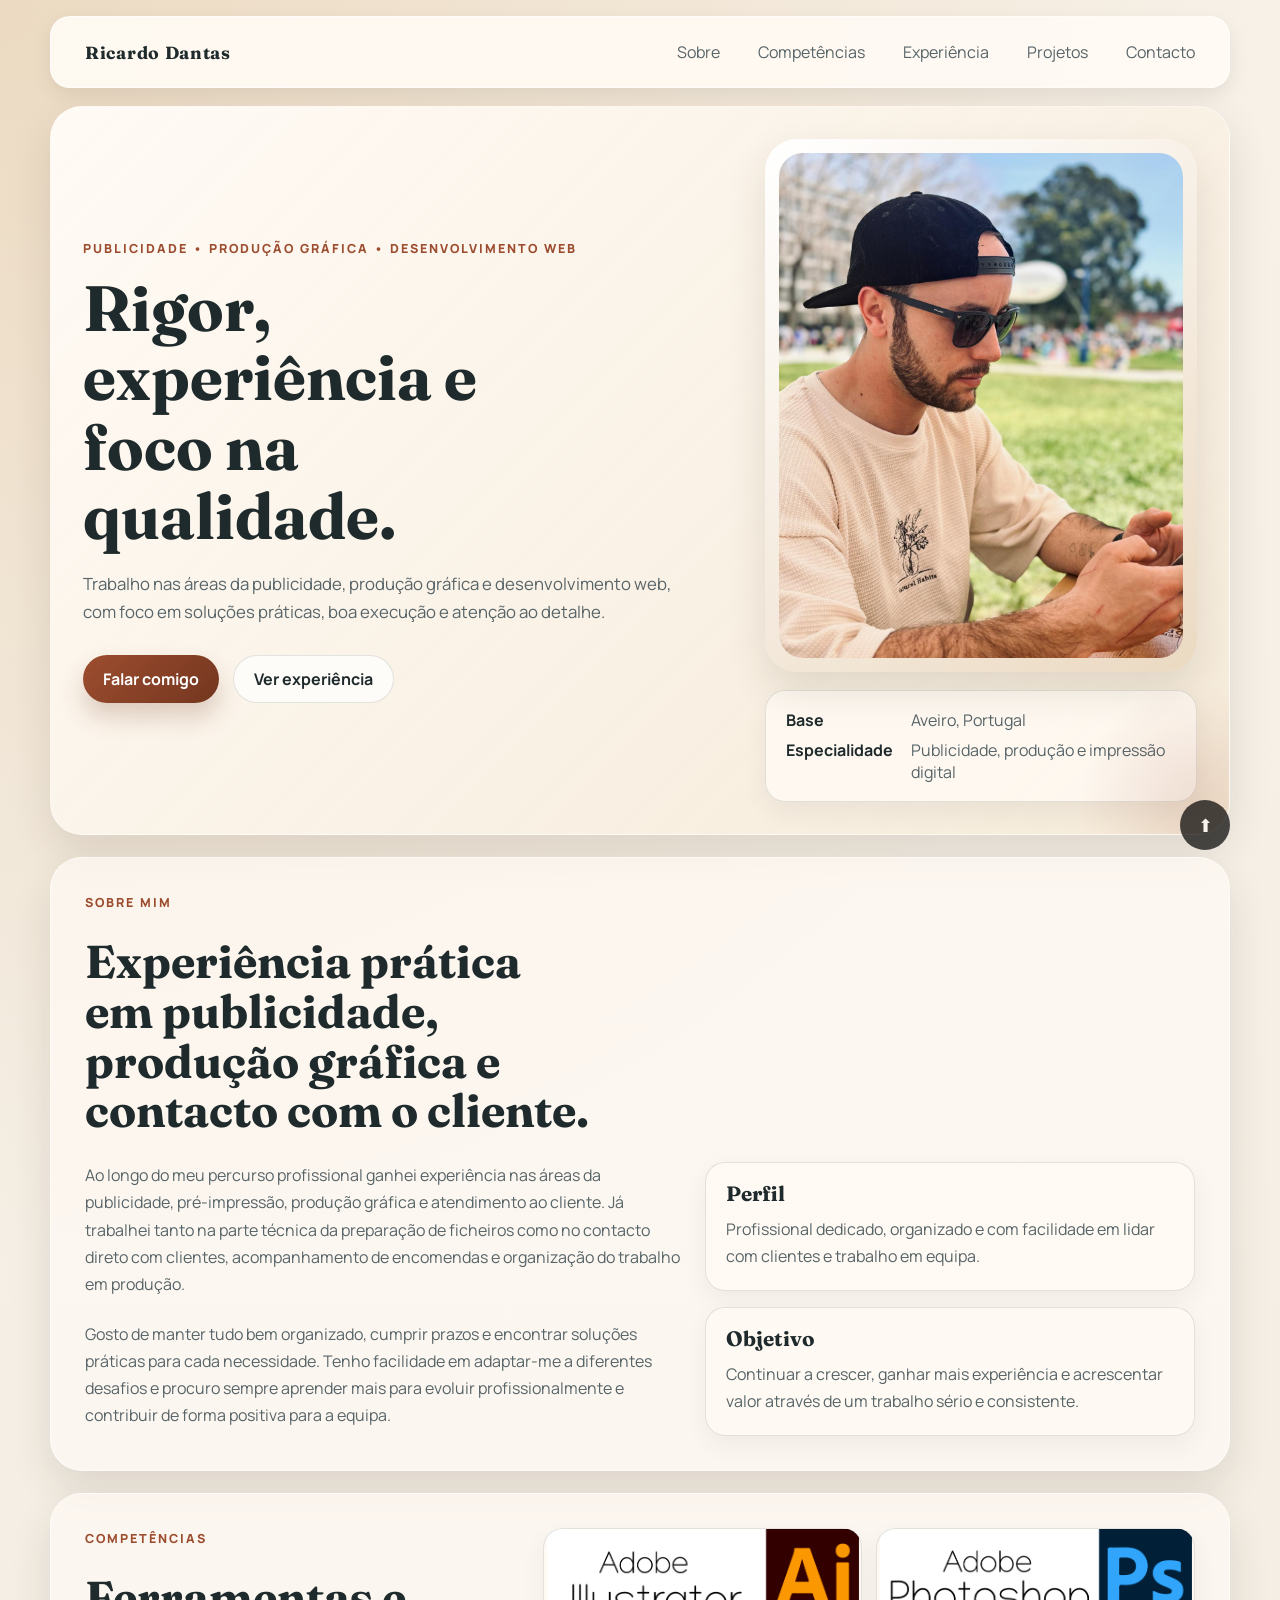
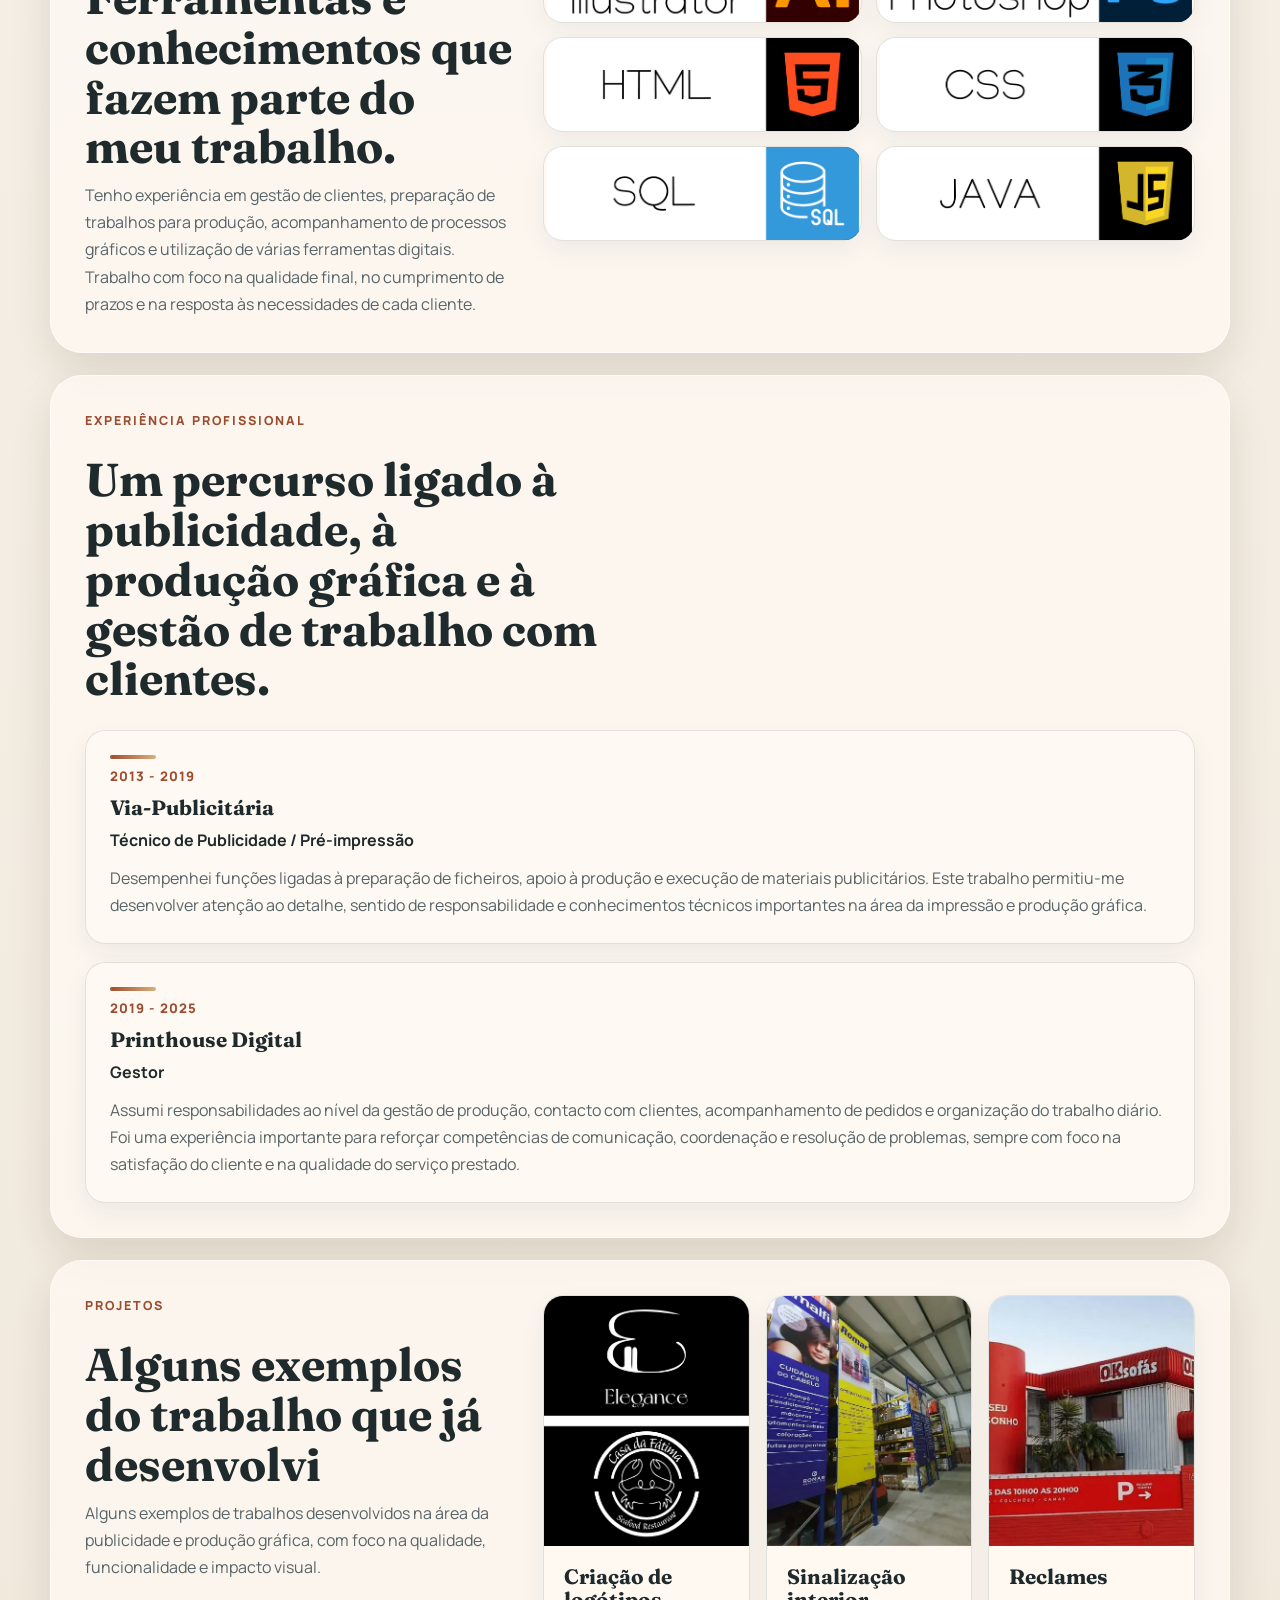
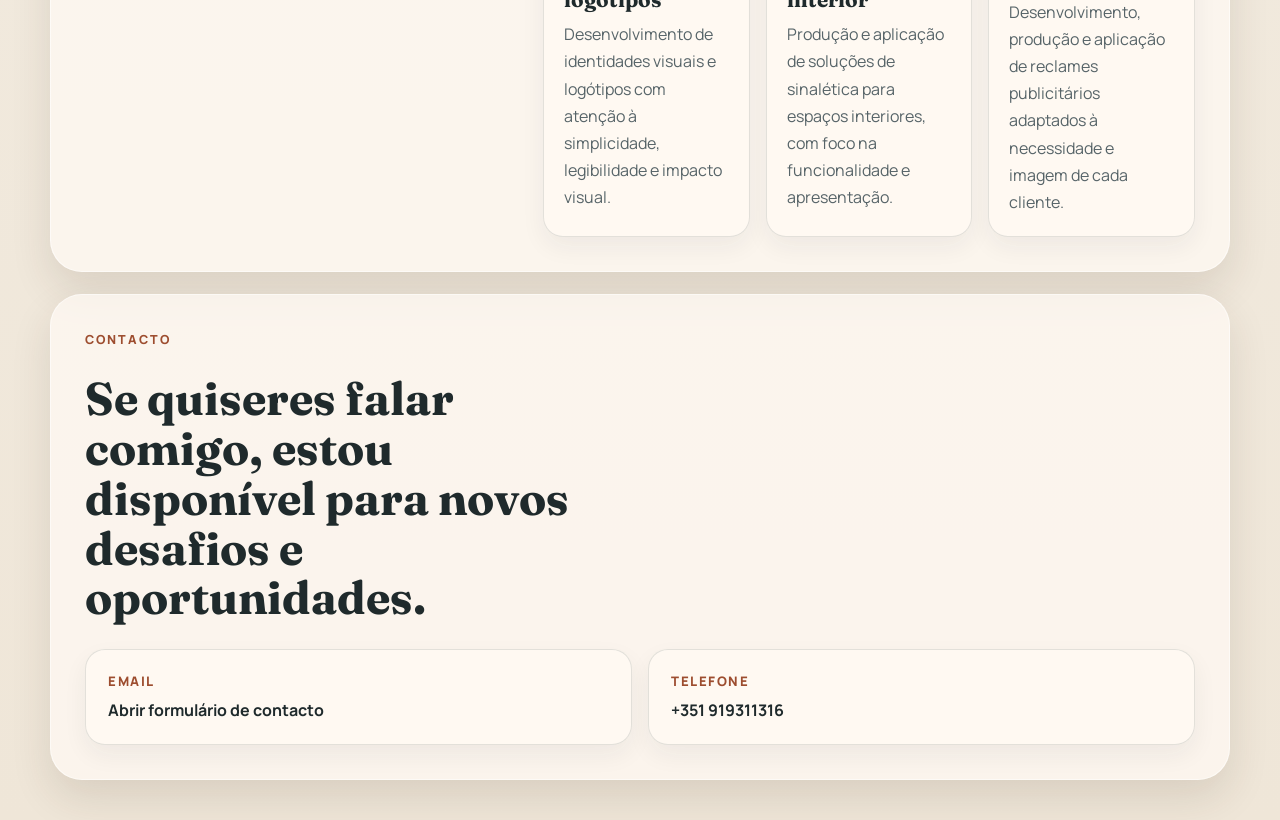
<file: code/index.html>
<!DOCTYPE html>
<html lang="pt">
<head>
    <!-- Meta básica -->
    <meta charset="UTF-8">
    <meta name="viewport" content="width=device-width, initial-scale=1.0">
    <meta name="description" content="Portefólio pessoal de Ricardo Dantas">
    <title>Ricardo Dantas | Portefólio</title>

    <!-- Fontes -->
    <link rel="preconnect" href="https://fonts.googleapis.com">
    <link rel="preconnect" href="https://fonts.gstatic.com" crossorigin>
    <link href="https://fonts.googleapis.com/css2?family=Fraunces:wght@500;600;700&family=Manrope:wght@400;500;700;800&display=swap" rel="stylesheet">
    <link rel="stylesheet" href="principal.css">

    <!-- Favicon -->
    <link rel="icon" href="Favicon/favicon-32x32.png" type="image/png">
</head>

<body>
    <!-- Botão topo -->
    <a href="#inicio" class="botao-topo">⬆</a>

    <div class="pagina">

        <!-- Menu -->
        <nav class="menu">
            <a href="#inicio" class="logo">Ricardo Dantas</a>

            <!-- Links -->
            <div class="menu-links">
                <a href="#sobre">Sobre</a>
                <a href="#competencias">Competências</a>
                <a href="#experiencia">Experiência</a>
                <a href="#projetos">Projetos</a>
                <a href="contactos.html">Contacto</a>
            </div>
        </nav>

       
        <header class="topo">
            
            <section id="inicio" class="hero">
                
                <!-- Texto principal -->
                <div class="hero-texto">
                    <p class="rotulo">Publicidade • Produção gráfica • Desenvolvimento Web</p>
                    
                    <h1>Rigor, experiência e foco na qualidade.</h1>
                    
                    <p class="descricao-hero">
                       Trabalho nas áreas da publicidade, produção gráfica e desenvolvimento web,
                     com foco em soluções práticas, boa execução e atenção ao detalhe.
                    </p>

                    <!-- Botões -->
                    <div class="hero-botoes">
                        <a href="contactos.html" class="botao botao-falar">Falar comigo</a>
                        <a href="#experiencia" class="botao botao-experiencia">Ver experiência</a>
                    </div>
                </div>

                <!-- Imagem + info -->
                <div class="hero-lado">
                    <div class="foto-principal">
                        <img src="Imagens/eu1.jpeg" alt="Fotografia de Ricardo Dantas">
                    </div>

                    <div class="cartao-info">
                        <strong>Base</strong>
                        <span>Aveiro, Portugal</span>
                        <strong>Especialidade</strong>
                        <span>Publicidade, produção e impressão digital</span>
                    </div>
                </div>
            </section>
        </header>

        <!-- Conteúdo -->
        <main>

            <!-- Sobre -->
            <section id="sobre" class="secao">
                <div class="cabecalho-secao">
                    <p class="rotulo">Sobre mim</p>
                    <h2>Experiência prática em publicidade, produção gráfica e contacto com o cliente.</h2>
                </div>

                <div class="grelha-sobre">
                    <!-- Texto -->
                    <div class="texto-sobre">
                        <p>
                            Ao longo do meu percurso profissional ganhei experiência nas áreas da publicidade,
                            pré-impressão, produção gráfica e atendimento ao cliente. Já trabalhei tanto na
                            parte técnica da preparação de ficheiros como no contacto direto com clientes,
                            acompanhamento de encomendas e organização do trabalho em produção.
                        </p>
                        <p>
                            Gosto de manter tudo bem organizado, cumprir prazos e encontrar soluções práticas
                            para cada necessidade. Tenho facilidade em adaptar-me a diferentes desafios e procuro
                            sempre aprender mais para evoluir profissionalmente e contribuir de forma positiva
                            para a equipa.
                        </p>
                    </div>

                    <!-- Cartões -->
                    <div class="grelha-mini-cartoes">
                        <article class="mini-cartao">
                            <h3>Perfil</h3>
                            <p>Profissional dedicado, organizado e com facilidade em lidar com clientes e trabalho em equipa.</p>
                        </article>

                        <article class="mini-cartao">
                            <h3>Objetivo</h3>
                            <p>Continuar a crescer, ganhar mais experiência e acrescentar valor através de um trabalho sério e consistente.</p>
                        </article>
                    </div>
                </div>
            </section>

            <!-- Competências -->
            <section id="competencias" class="secao">
                <div class="bloco-lateral">
                    <!-- Texto -->
                    <div class="cabecalho-secao lateral">
                        <p class="rotulo">Competências</p>
                        <h2>Ferramentas e conhecimentos que fazem parte do meu trabalho.</h2>
                        <p>
                            Tenho experiência em gestão de clientes, preparação de trabalhos para produção,
                            acompanhamento de processos gráficos e utilização de várias ferramentas digitais.
                            Trabalho com foco na qualidade final, no cumprimento de prazos e na resposta às
                            necessidades de cada cliente.
                        </p>
                    </div>

                    <!-- Lista -->
                    <div class="grelha-competencias">
                        <div class="cartao-competencia illustrator"><span></span></div>
                        <div class="cartao-competencia photoshop"><span></span></div>
                        <div class="cartao-competencia html"><span></span></div>
                        <div class="cartao-competencia css"><span></span></div>
                        <div class="cartao-competencia sql"><span></span></div>
                        <div class="cartao-competencia java"><span></span></div>
                    </div>
                </div>
            </section>

            <!-- Experiência -->
            <section id="experiencia" class="secao">
                <div class="cabecalho-secao">
                    <p class="rotulo">Experiência profissional</p>
                    <h2>Um percurso ligado à publicidade, à produção gráfica e à gestão de trabalho com clientes.</h2>
                </div>

                <!-- Cartões -->
                <div class="grelha-experiencia">
                    <article class="cartao-experiencia">
                        <span class="periodo">2013 - 2019</span>
                        <h3>Via-Publicitária</h3>
                        <p class="cargo">Técnico de Publicidade / Pré-impressão</p>
                        <p>
                            Desempenhei funções ligadas à preparação de ficheiros, apoio à produção e execução
                            de materiais publicitários. Este trabalho permitiu-me desenvolver atenção ao detalhe,
                            sentido de responsabilidade e conhecimentos técnicos importantes na área da impressão
                            e produção gráfica.
                        </p>
                    </article>

                    <article class="cartao-experiencia">
                        <span class="periodo">2019 - 2025</span>
                        <h3>Printhouse Digital</h3>
                        <p class="cargo">Gestor</p>
                        <p>
                            Assumi responsabilidades ao nível da gestão de produção, contacto com clientes,
                            acompanhamento de pedidos e organização do trabalho diário. Foi uma experiência
                            importante para reforçar competências de comunicação, coordenação e resolução de
                            problemas, sempre com foco na satisfação do cliente e na qualidade do serviço prestado.
                        </p>
                    </article>
                </div>
            </section>

            <!-- Projetos -->
            <section id="projetos" class="secao">
                <div class="bloco-lateral">
                    <!-- Texto -->
                    <div class="cabecalho-secao lateral texto-projetos">
                        <p class="rotulo">Projetos</p>
                        <h2>Alguns exemplos do trabalho que já desenvolvi</h2>
                        <p>
                            Alguns exemplos de trabalhos desenvolvidos na área da publicidade e produção gráfica, com foco na qualidade, funcionalidade e impacto visual.
                        </p>
                    </div>

                    <!-- Lista -->
                    <div class="grelha-projetos">
                        <article class="cartao-projeto-elegance">
                            <img src="Imagens/logos.png" alt="Projeto de criação de logótipos">
                            <div class="texto-projeto">
                                <h3>Criação de logótipos</h3>
                                <p>Desenvolvimento de identidades visuais e logótipos com atenção à simplicidade, legibilidade e impacto visual.</p>
                            </div>
                        </article>

                        <article class="cartao-projeto">
                            <img src="Imagens/sinaletica_interior.png" alt="Projeto de sinalização interior">
                            <div class="texto-projeto">
                                <h3>Sinalização interior</h3>
                                <p>Produção e aplicação de soluções de sinalética para espaços interiores, com foco na funcionalidade e apresentação.</p>
                            </div>
                        </article>

                        <article class="cartao-projeto">
                            <img src="Imagens/reclames.png" alt="Projeto de reclames">
                            <div class="texto-projeto">
                                <h3>Reclames</h3>
                                <p>Desenvolvimento, produção e aplicação de reclames publicitários adaptados à necessidade e imagem de cada cliente.</p>
                            </div>
                        </article>
                    </div>
                </div>
            </section>

            <!-- Contacto -->
            <section id="contacto" class="secao">
                <div class="cabecalho-secao">
                    <p class="rotulo">Contacto</p>
                    <h2>Se quiseres falar comigo, estou disponível para novos desafios e oportunidades.</h2>
                </div>

                <!-- Opções -->
                <div class="grelha-contacto">
                    <a href="contactos.html" class="cartao-contacto">
                        <span>Email</span>
                        <strong>Abrir formulário de contacto</strong>
                    </a>

                    <a href="contactos.html" class="cartao-contacto">
                        <span>Telefone</span>
                        <strong>+351 919311316</strong>
                    </a>
                </div>
            </section>
        </main>
    </div>
</body>
</html>
</file>
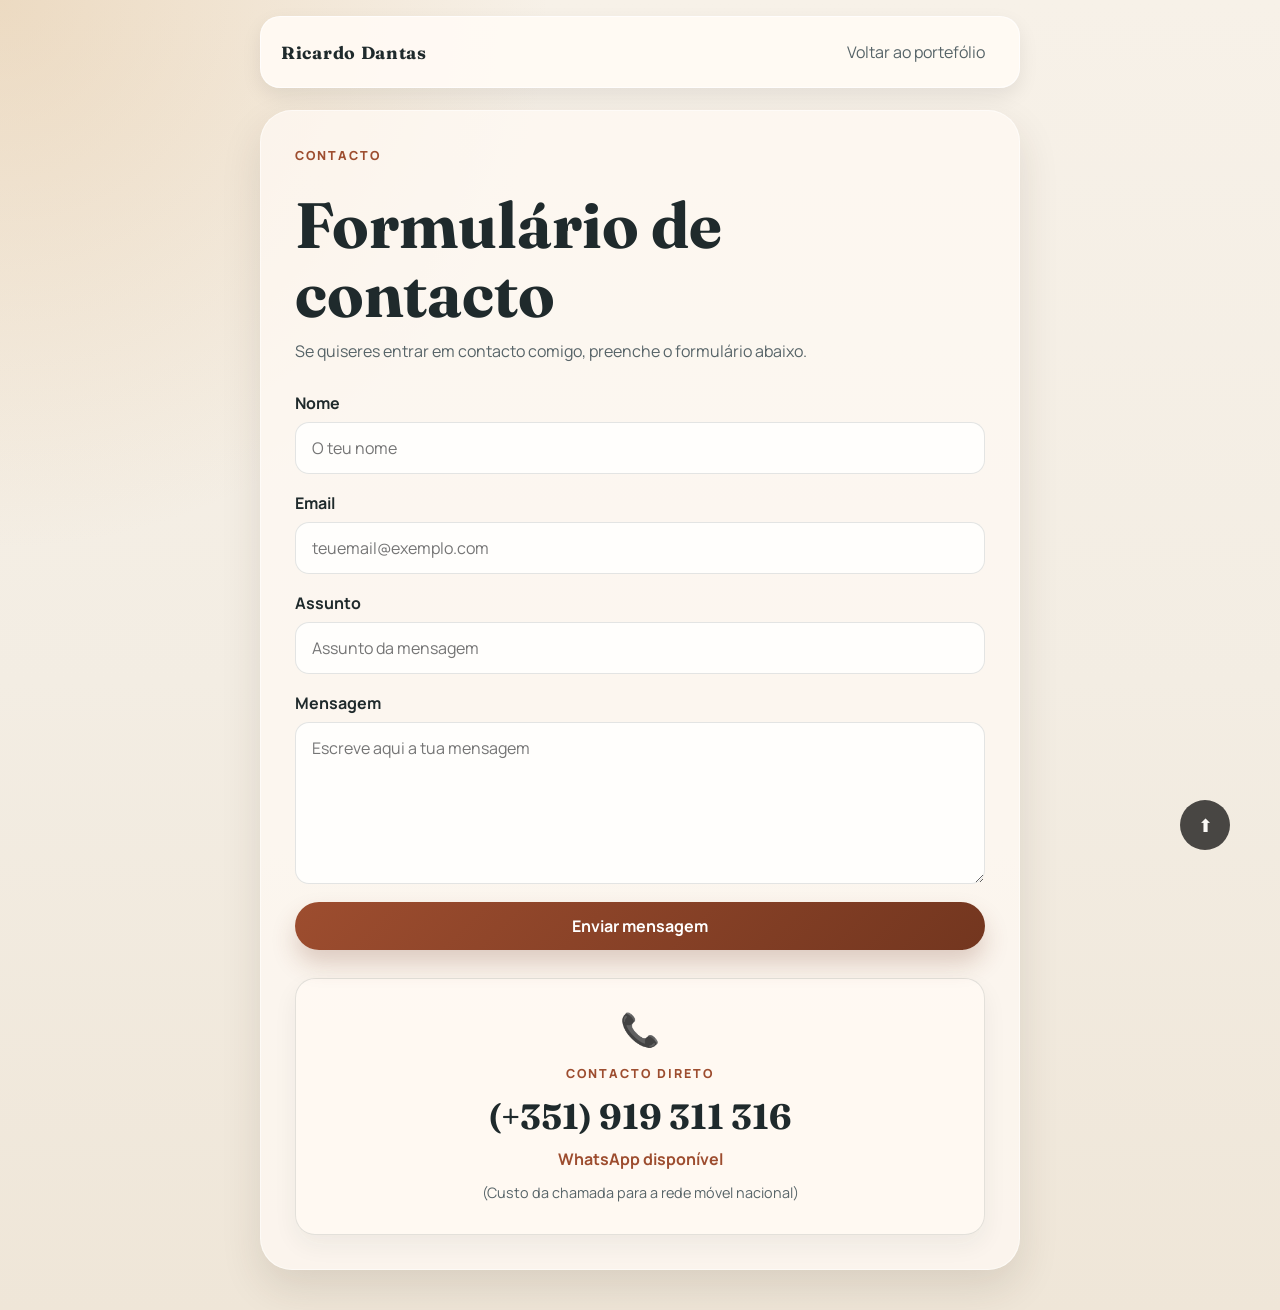
<file: code/contactos.html>
<!DOCTYPE html>
<html lang="pt">
<head>
    <meta charset="UTF-8">
    <meta name="viewport" content="width=device-width, initial-scale=1.0">
    <meta name="description" content="Página de contacto de Ricardo Dantas">
    <title>Contacto | Ricardo Dantas</title>
    <link rel="preconnect" href="https://fonts.googleapis.com">
    <link rel="preconnect" href="https://fonts.gstatic.com" crossorigin>
    <link href="https://fonts.googleapis.com/css2?family=Fraunces:wght@500;600;700&family=Manrope:wght@400;500;700;800&display=swap" rel="stylesheet">
    <link rel="stylesheet" href="contactos.css">
    <link rel="icon" href="Favicon/favicon-32x32.png" type="image/png">
</head>
<body id="topo">
    <a href="#topo" class="botao-topo" aria-label="Voltar ao topo">⬆</a>

    <div class="pagina pagina-contacto">
        <nav class="menu">
            <a href="principal.html" class="logo">Ricardo Dantas</a>

            <div class="menu-links">
                <a href="principal.html">Voltar ao portefólio</a>
            </div>
        </nav>

        <main>
            <section class="secao secao-formulario">
                <div class="cabecalho-secao">
                    <p class="rotulo">Contacto</p>
                    <h1>Formulário de contacto</h1>
                    <p>
                        Se quiseres entrar em contacto comigo, preenche o formulário abaixo.
                    </p>
                </div>

                <form class="formulario-contacto">
                    <div class="grupo-formulario">
                        <label for="nome">Nome</label>
                        <input type="text" id="nome" name="nome" placeholder="O teu nome" required>
                    </div>

                    <div class="grupo-formulario">
                        <label for="email">Email</label>
                        <input type="email" id="email" name="email" placeholder="teuemail@exemplo.com" required>
                    </div>

                    <div class="grupo-formulario">
                        <label for="assunto">Assunto</label>
                        <input type="text" id="assunto" name="assunto" placeholder="Assunto da mensagem" required>
                    </div>

                    <div class="grupo-formulario">
                        <label for="mensagem">Mensagem</label>
                        <textarea id="mensagem" name="mensagem" rows="6" placeholder="Escreve aqui a tua mensagem" required></textarea>
                    </div>

                    <button type="submit" class="botao-principal">Enviar mensagem</button>
                </form>

                <div class="cartao-telefone">
                    <div class="icone-telefone">📞</div>
                    <p class="rotulo">Contacto direto</p>
                    <h2>(+351) 919 311 316</h2>
                    <p class="texto-whatsapp">WhatsApp disponível</p>
                    <p class="nota-telefone">(Custo da chamada para a rede móvel nacional)</p>
                </div>
                
            </section>
        </main>

         

    </div>

</body>
</html>
</file>
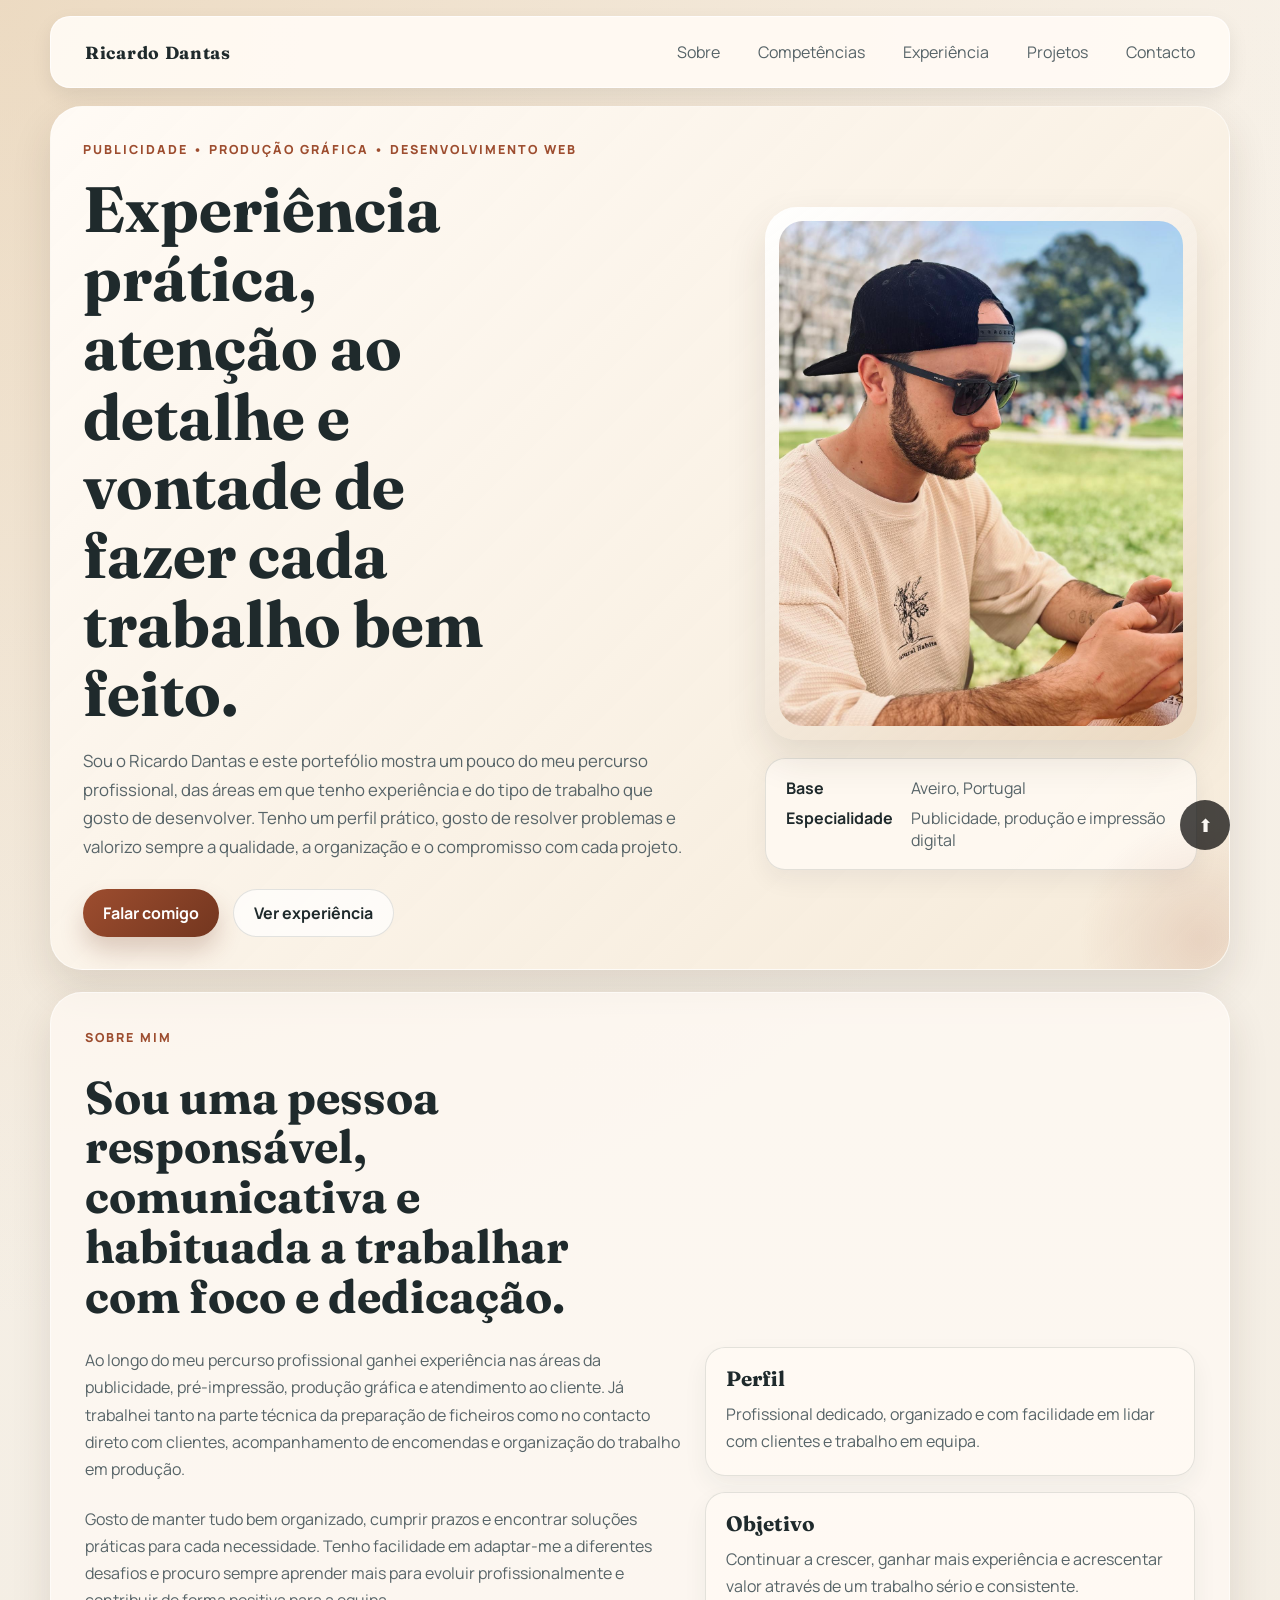
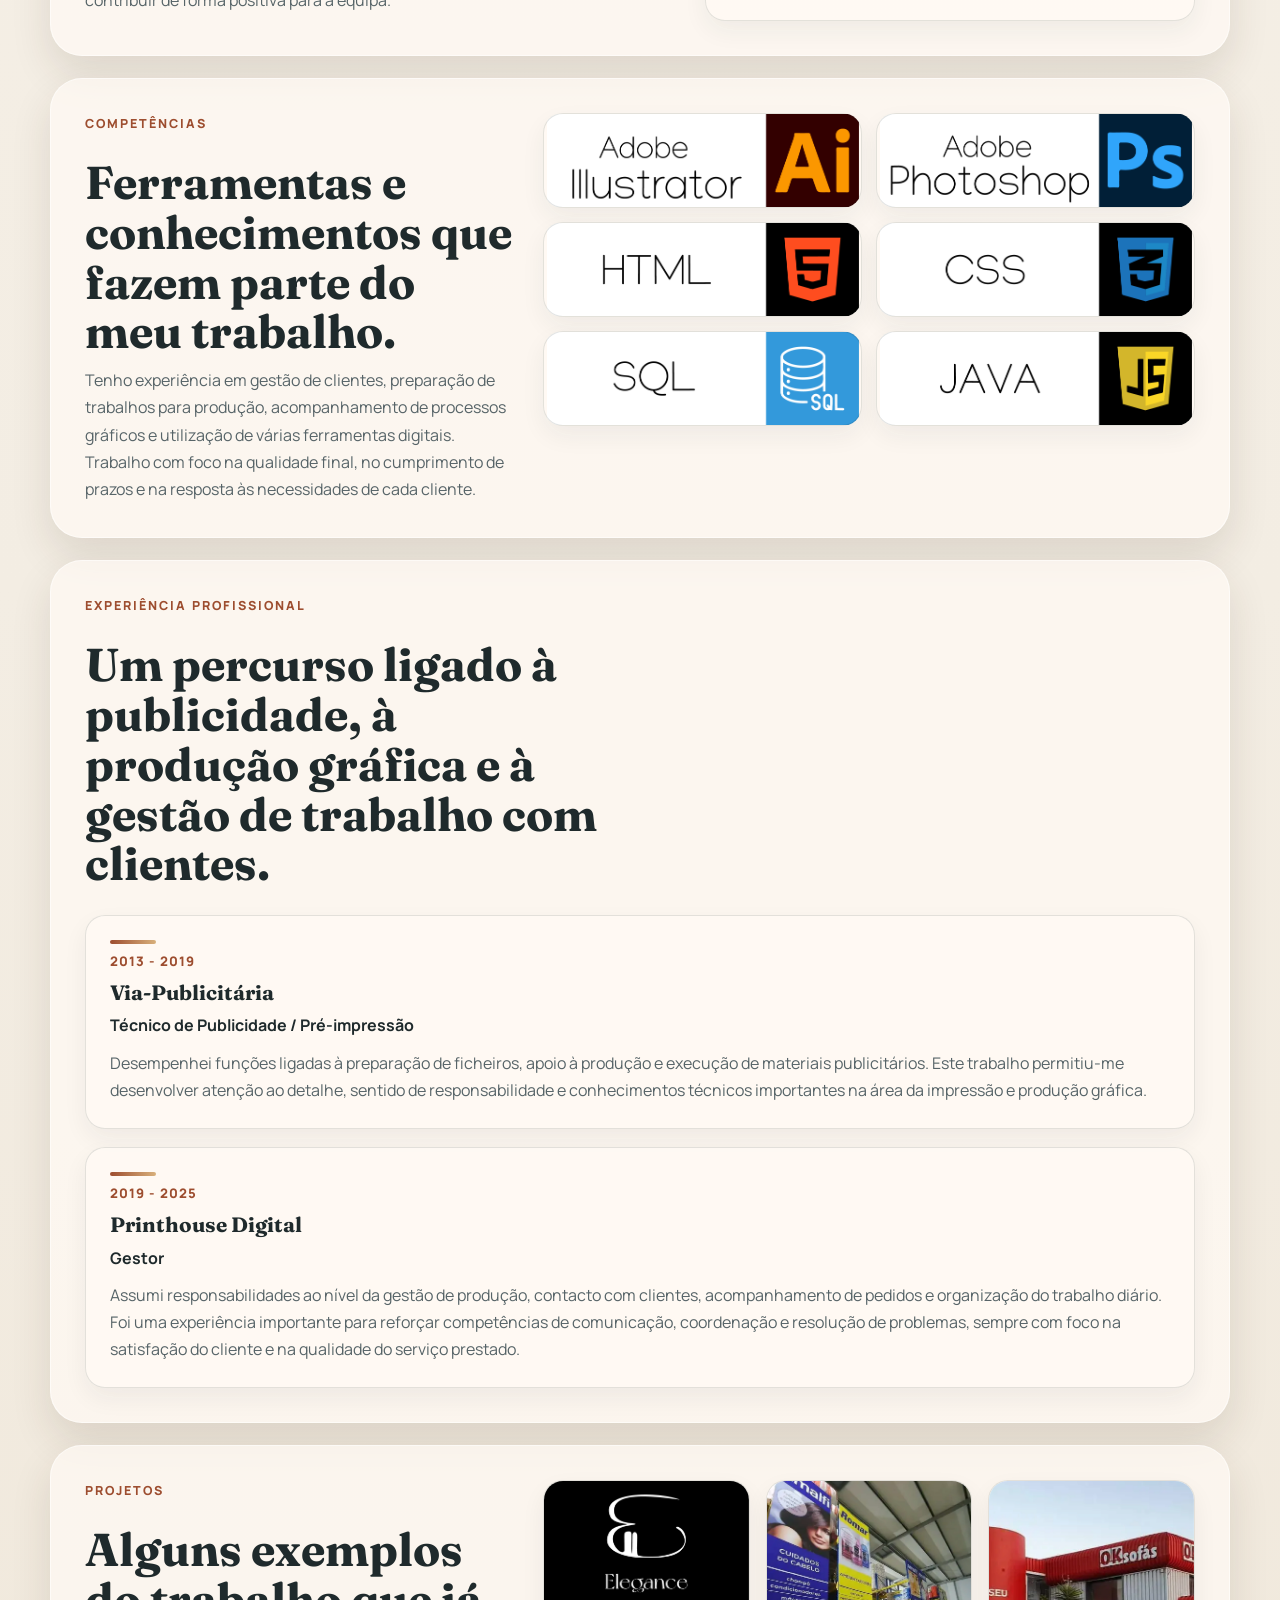
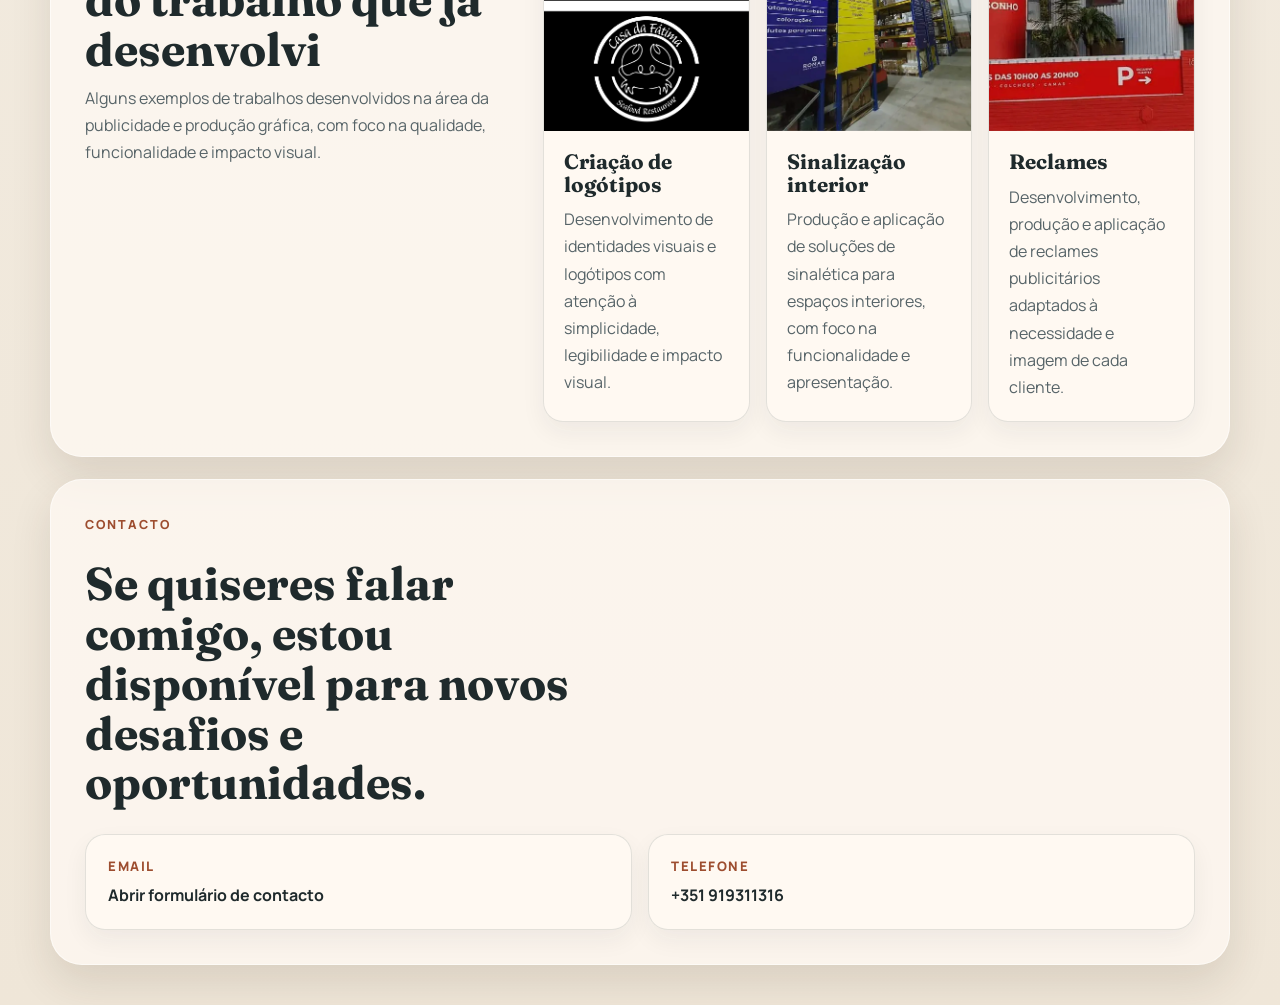
<file: code/principal.html>
<!DOCTYPE html>
<html lang="pt">
<head>
    <meta charset="UTF-8">
    <meta name="viewport" content="width=device-width, initial-scale=1.0">
    <meta name="description" content="Portefólio pessoal de Ricardo Dantas">
    <title>Ricardo Dantas | Portefólio</title>
    <link rel="preconnect" href="https://fonts.googleapis.com">
    <link rel="preconnect" href="https://fonts.gstatic.com" crossorigin>
    <link href="https://fonts.googleapis.com/css2?family=Fraunces:wght@500;600;700&family=Manrope:wght@400;500;700;800&display=swap" rel="stylesheet">
    <link rel="stylesheet" href="principal.css">
    <link rel="icon" href="Favicon/favicon-32x32.png" type="image/png">
</head>
<body>
    <a href="#inicio" class="botao-topo">⬆</a>

    <div class="pagina">

        <nav class="menu">
            <a href="#inicio" class="logo">Ricardo Dantas</a>

            <div class="menu-links">
                <a href="#sobre">Sobre</a>
                <a href="#competencias">Competências</a>
                <a href="#experiencia">Experiência</a>
                <a href="#projetos">Projetos</a>
                <a href="contactos.html">Contacto</a>
            </div>
        </nav>

        <header class="topo">
            <section id="inicio" class="hero">
                <div class="hero-texto">
                    <p class="rotulo">Publicidade • Produção gráfica • Desenvolvimento Web</p>
                    <h1>Experiência prática, atenção ao detalhe e vontade de fazer cada trabalho bem feito.</h1>
                    <p class="descricao-hero">
                        Sou o Ricardo Dantas e este portefólio mostra um pouco do meu percurso profissional,
                        das áreas em que tenho experiência e do tipo de trabalho que gosto de desenvolver.
                        Tenho um perfil prático, gosto de resolver problemas e valorizo sempre a qualidade,
                        a organização e o compromisso com cada projeto.
                    </p>

                    <div class="hero-botoes">
                        <a href="contactos.html" class="botao botao-falar">Falar comigo</a>
                        <a href="#experiencia" class="botao botao-experiencia">Ver experiência</a>
                    </div>
                </div>

                <div class="hero-lado">
                    <div class="foto-principal">
                        <img src="Imagens/eu1.jpeg" alt="Fotografia de Ricardo Dantas">
                    </div>

                    <div class="cartao-info">
                        <strong>Base</strong>
                        <span>Aveiro, Portugal</span>
                        <strong>Especialidade</strong>
                        <span>Publicidade, produção e impressão digital</span>
                    </div>
                </div>
            </section>
        </header>

        <main>
            <section id="sobre" class="secao">
                <div class="cabecalho-secao">
                    <p class="rotulo">Sobre mim</p>
                    <h2>Sou uma pessoa responsável, comunicativa e habituada a trabalhar com foco e dedicação.</h2>
                </div>

                <div class="grelha-sobre">
                    <div class="texto-sobre">
                        <p>
                            Ao longo do meu percurso profissional ganhei experiência nas áreas da publicidade,
                            pré-impressão, produção gráfica e atendimento ao cliente. Já trabalhei tanto na
                            parte técnica da preparação de ficheiros como no contacto direto com clientes,
                            acompanhamento de encomendas e organização do trabalho em produção.
                        </p>
                        <p>
                            Gosto de manter tudo bem organizado, cumprir prazos e encontrar soluções práticas
                            para cada necessidade. Tenho facilidade em adaptar-me a diferentes desafios e procuro
                            sempre aprender mais para evoluir profissionalmente e contribuir de forma positiva
                            para a equipa.
                        </p>
                    </div>

                    <div class="grelha-mini-cartoes">
                        <article class="mini-cartao">
                            <h3>Perfil</h3>
                            <p>Profissional dedicado, organizado e com facilidade em lidar com clientes e trabalho em equipa.</p>
                        </article>

                        <article class="mini-cartao">
                            <h3>Objetivo</h3>
                            <p>Continuar a crescer, ganhar mais experiência e acrescentar valor através de um trabalho sério e consistente.</p>
                        </article>
                    </div>
                </div>
            </section>

            <section id="competencias" class="secao">
                <div class="bloco-lateral">
                    <div class="cabecalho-secao lateral">
                        <p class="rotulo">Competências</p>
                        <h2>Ferramentas e conhecimentos que fazem parte do meu trabalho.</h2>
                        <p>
                            Tenho experiência em gestão de clientes, preparação de trabalhos para produção,
                            acompanhamento de processos gráficos e utilização de várias ferramentas digitais.
                            Trabalho com foco na qualidade final, no cumprimento de prazos e na resposta às
                            necessidades de cada cliente.
                        </p>
                    </div>

                    <div class="grelha-competencias">
                        <div class="cartao-competencia illustrator"><span></span></div>
                        <div class="cartao-competencia photoshop"><span></span></div>
                        <div class="cartao-competencia html"><span></span></div>
                        <div class="cartao-competencia css"><span></span></div>
                        <div class="cartao-competencia sql"><span></span></div>
                        <div class="cartao-competencia java"><span></span></div>
                    </div>
                </div>
            </section>

            <section id="experiencia" class="secao">
                <div class="cabecalho-secao">
                    <p class="rotulo">Experiência profissional</p>
                    <h2>Um percurso ligado à publicidade, à produção gráfica e à gestão de trabalho com clientes.</h2>
                </div>

                <div class="grelha-experiencia">
                    <article class="cartao-experiencia">
                        <span class="periodo">2013 - 2019</span>
                        <h3>Via-Publicitária</h3>
                        <p class="cargo">Técnico de Publicidade / Pré-impressão</p>
                        <p>
                            Desempenhei funções ligadas à preparação de ficheiros, apoio à produção e execução
                            de materiais publicitários. Este trabalho permitiu-me desenvolver atenção ao detalhe,
                            sentido de responsabilidade e conhecimentos técnicos importantes na área da impressão
                            e produção gráfica.
                        </p>
                    </article>

                    <article class="cartao-experiencia">
                        <span class="periodo">2019 - 2025</span>
                        <h3>Printhouse Digital</h3>
                        <p class="cargo">Gestor</p>
                        <p>
                            Assumi responsabilidades ao nível da gestão de produção, contacto com clientes,
                            acompanhamento de pedidos e organização do trabalho diário. Foi uma experiência
                            importante para reforçar competências de comunicação, coordenação e resolução de
                            problemas, sempre com foco na satisfação do cliente e na qualidade do serviço prestado.
                        </p>
                    </article>
                </div>
            </section>

            <section id="projetos" class="secao">
                <div class="bloco-lateral">
                    <div class="cabecalho-secao lateral texto-projetos">
                        <p class="rotulo">Projetos</p>
                        <h2>Alguns exemplos do trabalho que já desenvolvi</h2>
                        <p>
                            Alguns exemplos de trabalhos desenvolvidos na área da publicidade e produção gráfica, com foco na qualidade, funcionalidade e impacto visual.
                        </p>
                    </div>

                    <div class="grelha-projetos">
                        <article class="cartao-projeto-elegance">
                            <img src="Imagens/logos.png" alt="Projeto de criação de logótipos">
                            <div class="texto-projeto">
                                <h3>Criação de logótipos</h3>
                                <p>Desenvolvimento de identidades visuais e logótipos com atenção à simplicidade, legibilidade e impacto visual.</p>
                            </div>
                        </article>

                        <article class="cartao-projeto">
                            <img src="Imagens/sinaletica_interior.png" alt="Projeto de sinalização interior">
                            <div class="texto-projeto">
                                <h3>Sinalização interior</h3>
                                <p>Produção e aplicação de soluções de sinalética para espaços interiores, com foco na funcionalidade e apresentação.</p>
                            </div>
                        </article>

                        <article class="cartao-projeto">
                            <img src="Imagens/reclames.png" alt="Projeto de reclames">
                            <div class="texto-projeto">
                                <h3>Reclames</h3>
                                <p>Desenvolvimento, produção e aplicação de reclames publicitários adaptados à necessidade e imagem de cada cliente.</p>
                            </div>
                        </article>
                    </div>
                </div>
            </section>

            <section id="contacto" class="secao">
                <div class="cabecalho-secao">
                    <p class="rotulo">Contacto</p>
                    <h2>Se quiseres falar comigo, estou disponível para novos desafios e oportunidades.</h2>
                </div>

                <div class="grelha-contacto">
                    <a href="contactos.html" class="cartao-contacto">
                        <span>Email</span>
                        <strong>Abrir formulário de contacto</strong>
                    </a>

                    <a href="contactos.html" class="cartao-contacto">
                        <span>Telefone</span>
                        <strong>+351 919311316</strong>
                    </a>
                </div>
            </section>
        </main>
    </div>

</body>
</html>
</file>
<file: code/principal.css>
/* Variáveis globais */
:root {
    --cor-fundo: #f3ede3;
    --cor-superficie: rgba(255, 250, 244, 0.8);
    --cor-texto: #1f2a2c;
    --cor-texto-suave: #576468;
    --cor-linha: rgba(31, 42, 44, 0.12);
    --cor-marca: #9d4d2f;
    --cor-marca-escura: #73361f;
    --cor-destaque: #d8b07b;
    --sombra: 0 18px 40px rgba(54, 38, 24, 0.12);
    --raio-grande: 28px;
    --raio-medio: 20px;
    --raio-pequeno: 14px;
    --largura-maxima: 1180px;
}

/* Estilos base */
* {
    box-sizing: border-box;
}

html {
    scroll-behavior: smooth;
}

body {
    margin: 0;
    font-family: "Manrope", sans-serif;
    color: var(--cor-texto);
    background:
        radial-gradient(circle at top left, rgba(216, 176, 123, 0.35), transparent 30%),
        linear-gradient(180deg, #f7f1e8 0%, var(--cor-fundo) 52%, #efe6d8 100%);
}

img {
    display: block;
    max-width: 100%;
}

a {
    color: inherit;
}

section {
    scroll-margin-top: 110px;
}

/* Estrutura geral */
.pagina {
    width: min(calc(100% - 32px), var(--largura-maxima));
    margin: 16px auto 40px;
}

.topo,
.secao {
    border: 1px solid rgba(255, 255, 255, 0.55);
    border-radius: 32px;
    background: rgba(255, 250, 244, 0.72);
    box-shadow: var(--sombra);
}

.topo {
    position: relative;
    overflow: hidden;
    padding: 32px;
    background:
        linear-gradient(135deg, rgba(255, 250, 244, 0.92), rgba(243, 229, 207, 0.78)),
        #fff;
}

/* Elemento decorativo do topo */
.topo::after {
    content: "";
    position: absolute;
    right: -100px;
    bottom: -100px;
    width: 260px;
    height: 260px;
    border-radius: 50%;
    background: radial-gradient(circle, rgba(157, 77, 47, 0.15), transparent 65%);
    pointer-events: none;
}

main {
    display: grid;
    gap: 22px;
    margin-top: 22px;
}

.secao {
    padding: 34px;
    animation: aparecer 0.8s ease both;
}

/* Menu */
.menu {
    display: flex;
    align-items: center;
    justify-content: space-between;
    gap: 24px;
    margin-bottom: 18px;
    position: static;
    top: 10px;
    z-index: 1000;
    padding: 14px 20px;
    border: 1px solid rgba(255, 255, 255, 0.7);
    border-radius: 20px;
    background-color: rgba(255, 250, 244, 0.95);
    box-shadow: 0 8px 20px rgba(0, 0, 0, 0.08);
}

.logo {
    font-family: "Fraunces", serif;
    font-size: 1.1rem;
    font-weight: 700;
    text-decoration: none;
    letter-spacing: 0.04em;
    padding: 10px 14px;
    border-radius: 999px;
    transition: background-color 0.25s ease, color 0.25s ease, transform 0.25s ease;
}

.menu-links {
    display: flex;
    flex-wrap: wrap;
    justify-content: flex-end;
    gap: 10px;
    border-radius: 999px;
    text-decoration: none;
    color: var(--cor-texto-suave);
    transition: background-color 0.25s ease, color 0.25s ease, transform 0.25s ease;
}

.menu-links a {
    padding: 10px 14px;
    border-radius: 999px;
    text-decoration: none;
    color: var(--cor-texto-suave);
    transition: background-color 0.25s ease, color 0.25s ease, transform 0.25s ease;
}

/* Interações do menu */
.logo:hover,
.menu-links a:hover,
.menu-links a:focus-visible {
    color: var(--cor-texto);
    background-color: #efe6d8;
    transform: translateY(-1px) scale(1.03);
    transition: 0.25s ease;
}


/* Tipografia */
.rotulo {
    margin: 0 0 14px;
    font-size: 0.78rem;
    font-weight: 800;
    letter-spacing: 0.16em;
    text-transform: uppercase;
    color: var(--cor-marca);
}

h1,
h2,
h3 {
    margin: 0;
    font-family: "Fraunces", serif;
    line-height: 1.08;
}

h1 {
    max-width: 11ch;
    font-size: clamp(2.8rem, 5vw, 5.2rem);
}

h2 {
    max-width: 16ch;
    font-size: clamp(2rem, 3.6vw, 3rem);
}

h3 {
    font-size: 1.3rem;
}

p {
    margin: 0;
    line-height: 1.7;
    color: var(--cor-texto-suave);
}

/* Hero */
.hero {
    display: grid;
    grid-template-columns: minmax(0, 1.2fr) minmax(280px, 0.8fr);
    gap: 34px;
    align-items: center;
}

.descricao-hero {
    max-width: 60ch;
    margin-top: 20px;
    font-size: 1.05rem;
}

.hero-botoes {
    display: flex;
    flex-wrap: wrap;
    gap: 14px;
    margin-top: 28px;
}

/* Botões */
.botao,
.botao-falar {
    display: inline-flex;
    align-items: center;
    justify-content: center;
    min-height: 48px;
    padding: 0 20px;
    border-radius: 999px;
    text-decoration: none;
    font-weight: 700;
    transition: transform 0.25s ease, box-shadow 0.25s ease, background-color 0.25s ease;
}

.botao:hover,
.botao:focus-visible {
    transform: translateY(-2px) scale(1.03);
}

.botao-falar {
    color: #fff;
    background: linear-gradient(135deg, var(--cor-marca), var(--cor-marca-escura));
    box-shadow: 0 14px 24px rgba(115, 54, 31, 0.22);
}

.botao-experiencia {
    border: 1px solid var(--cor-linha);
    background: rgba(255, 255, 255, 0.7);
}

/* Imagem principal */
.hero-lado {
    display: grid;
    gap: 18px;
}

.foto-principal {
    padding: 14px;
    border-radius: 32px;
    background: linear-gradient(145deg, rgba(255, 255, 255, 0.95), rgba(230, 209, 182, 0.7));
    box-shadow: var(--sombra);
    animation: aparecer 0.9s ease both;
}

.foto-principal img {
    width: 100%;
    aspect-ratio: 4 / 5;
    object-fit: cover;
    border-radius: 24px;
}

/* Cartões */
.cartao-info,
.mini-cartao,
.cartao-experiencia,
.cartao-projeto,
.cartao-projeto-elegance,
.cartao-contacto,
.cartao-competencia {
    border: 1px solid var(--cor-linha);
    border-radius: var(--raio-medio);
    background: var(--cor-superficie);
    box-shadow: 0 10px 24px rgba(31, 42, 44, 0.06);
}

.cartao-info {
    display: grid;
    grid-template-columns: auto 1fr;
    gap: 8px 18px;
    padding: 18px 20px;
}

.cartao-info strong {
    color: var(--cor-texto);
}

.cartao-info span {
    color: var(--cor-texto-suave);
}

/* Cabeçalhos das secções */
.cabecalho-secao {
    display: grid;
    gap: 10px;
    margin-bottom: 26px;
}

.cabecalho-secao p {
    max-width: 58ch;
}

.bloco-lateral {
    display: grid;
    grid-template-columns: minmax(240px, 0.8fr) minmax(0, 1.2fr);
    gap: 24px;
    align-items: start;
}

.lateral {
    margin-bottom: 0;
    position: static;
    top: 90px;
}

/* Sobre */
.grelha-sobre {
    display: grid;
    grid-template-columns: minmax(0, 1.1fr) minmax(280px, 0.9fr);
    gap: 20px;
}

.texto-sobre,
.grelha-mini-cartoes {
    display: grid;
    gap: 16px;
}

.mini-cartao {
    padding: 20px;
    transition: transform 0.25s ease;
}

.mini-cartao:hover {
    transform: translateY(-4px) scale(1.03);
}

.mini-cartao p {
    margin-top: 10px;
}

/* Competências */
.grelha-competencias {
    display: grid;
    grid-template-columns: repeat(2, minmax(0, 1fr));
    gap: 14px;
    align-content: start;
}

.cartao-competencia {
    display: flex;
    align-items: center;
    justify-content: center;
    min-height: 95px;
    padding: 18px 20px;
    text-align: center;
    color: #ffffff;
    background-size: contain;
    background-position: center;
    background-repeat: no-repeat;
    position: relative;
    overflow: hidden;
    transition: transform 0.25s ease, box-shadow 0.25s ease;
}

.cartao-competencia::before {
    content: "";
    position: absolute;
    inset: 0;
    background: rgba(255, 255, 255, 0);
}

.cartao-competencia:hover {
    transform: translateY(-4px) scale(1.03);
    box-shadow: 0 16px 28px rgba(31, 42, 44, 0.08);
}

/* Imagens das competências */
.illustrator {
    background-image: url("Imagens/illustrator.png");
}

.photoshop {
    background-image: url("Imagens/photoshop.png");
}

.html {
    background-image: url("Imagens/html.png");
}

.css {
    background-image: url("Imagens/css.png");
}

.sql {
    background-image: url("Imagens/sql.png");
}

.java {
    background-image: url("Imagens/java.png");
}

/* Experiência */
.grelha-experiencia {
    display: grid;
    gap: 18px;
}

.cartao-experiencia {
    position: relative;
    padding: 24px;
    transition: transform 0.25s ease;
}

.cartao-experiencia:hover {
    transform: translateY(-4px) scale(1.1);
}

.cartao-experiencia::before {
    content: "";
    position: absolute;
    top: 24px;
    left: 24px;
    width: 46px;
    height: 4px;
    border-radius: 999px;
    background: linear-gradient(90deg, var(--cor-marca), var(--cor-destaque));
}

.periodo {
    display: inline-block;
    margin-top: 12px;
    margin-bottom: 12px;
    color: var(--cor-marca);
    font-weight: 800;
    letter-spacing: 0.08em;
    text-transform: uppercase;
    font-size: 0.82rem;
}

.cargo {
    margin-top: 8px;
    margin-bottom: 10px;
    color: var(--cor-texto);
    font-weight: 700;
}

/* Projetos */
.grelha-projetos {
    display: grid;
    grid-template-columns: repeat(3, minmax(0, 1fr));
    gap: 16px;
}

.cartao-projeto-elegance,
.cartao-projeto {
    overflow: hidden;
    display: flex;
    flex-direction: column;
    min-height: 320px;
    transition: transform 0.28s ease, box-shadow 0.28s ease;
}

.cartao-projeto-elegance:hover,
.cartao-projeto:hover {
    transform: translateY(-6px) scale(1.1);
    box-shadow: 0 20px 36px rgba(31, 42, 44, 0.12);
}

.cartao-projeto-elegance img,
.cartao-projeto img {
    width: 100%;
    height: 250px;
    object-fit: cover;
    object-position: 55% center;
}

.texto-projeto {
    display: grid;
    gap: 10px;
    padding: 20px;
}

/* Contacto */
.grelha-contacto {
    display: grid;
    grid-template-columns: repeat(2, minmax(0, 1fr));
    gap: 16px;
}

.cartao-contacto {
    display: grid;
    gap: 8px;
    padding: 22px;
    text-decoration: none;
    transition: transform 0.25s ease;
}

.cartao-contacto span {
    color: var(--cor-marca);
    font-size: 0.82rem;
    font-weight: 800;
    letter-spacing: 0.12em;
    text-transform: uppercase;
}

.cartao-contacto strong {
    font-size: 1rem;
    line-height: 1.5;
}

.cartao-contacto:hover,
.cartao-contacto:focus-visible {
    transform: translateY(-3px) scale(1.03);
}

/* Botão voltar ao topo */
.botao-topo {
    position: fixed;
    bottom: 50px;
    right: 50px;
    background-color: #000;
    color: #fff;
    padding: 0;
    height: 50px;
    width: 50px;
    border-radius: 50%;
    text-decoration: none;
    font-size: 18px;
    opacity: 0.7;
    transition: 0.3s;
    display: flex;
    align-items: center;
    justify-content: center;
    z-index: 999;
}

.botao-topo:hover {
    opacity: 1;
    background-color: white;
    color: #000;
}

/* Animação */
@keyframes aparecer {
    from {
        opacity: 0;
        transform: translateY(22px);
    }

    to {
        opacity: 1;
        transform: translateY(0);
    }
}

/* Responsividade - tablet */
@media (max-width: 960px) {
    .hero,
    .grelha-sobre,
    .bloco-lateral,
    .grelha-contacto,
    .grelha-projetos {
        grid-template-columns: 1fr;
    }

    .lateral {
        position: static;
    }

    .menu {
        flex-direction: column;
        align-items: flex-start;
    }

    .menu-links {
        justify-content: flex-start;
    }
}

/* Responsividade - telemóvel */
@media (max-width: 720px) {
    .menu {
        padding: 12px 14px;
    }

    .menu-links {
        display: flex;
        flex-wrap: wrap;
        justify-content: center;
        gap: 8px;
        overflow-x: visible;
        white-space: normal;
        padding: 8px 0;
        font-size: 0.85rem;
    }

    .menu-links a {
        padding: 8px 10px;
        text-align: center;
    }
}
</file>
<file: code/contactos.css>
/* CORES E TAMANHOS */
:root {
    --cor-fundo: #f3ede3;
    --cor-superficie: rgba(255, 250, 244, 0.8);
    --cor-texto: #1f2a2c;
    --cor-texto-suave: #576468;
    --cor-linha: rgba(31, 42, 44, 0.12);
    --cor-marca: #9d4d2f;
    --cor-marca-escura: #73361f;
    --sombra: 0 18px 40px rgba(54, 38, 24, 0.12);
    --raio-medio: 20px;
    --raio-pequeno: 14px;
}

/* REGRA GERAL */
* {
    box-sizing: border-box;
}

html {
    scroll-behavior: smooth;
}

body {
    margin: 0;
    font-family: "Manrope", sans-serif;
    color: var(--cor-texto);
    background:
        radial-gradient(circle at top left, rgba(216, 176, 123, 0.35), transparent 30%),
        linear-gradient(180deg, #f7f1e8 0%, var(--cor-fundo) 52%, #efe6d8 100%);
}

a {
    color: inherit;
}

p {
    margin: 0;
    line-height: 1.7;
    color: var(--cor-texto-suave);
}

h1,
h2 {
    margin: 0;
    font-family: "Fraunces", serif;
    line-height: 1.08;
}

h1 {
    max-width: 11ch;
    font-size: clamp(2.8rem, 5vw, 5.2rem);
}

h2 {
    max-width: 100%;
    font-size: clamp(1.6rem, 4vw, 2.2rem);
}

/* ESTRUTURA GERAL */
.pagina {
    max-width: 760px;
    margin: 16px auto 40px;
}

.pagina-contacto {
    min-height: 100vh;
}

main {
    margin-top: 22px;
}

.secao {
    padding: 34px;
    border: 1px solid rgba(255, 255, 255, 0.55);
    border-radius: 32px;
    background: rgba(255, 250, 244, 0.72);
    box-shadow: var(--sombra);
    animation: aparecer 0.8s ease both;
}

.secao-formulario {
    max-width: 760px;
    margin: 0 auto;
}

/* MENU */
.menu {
    display: flex;
    align-items: center;
    justify-content: space-between;
    gap: 24px;
    margin-bottom: 18px;
    padding: 14px 20px;
    border: 1px solid rgba(255, 255, 255, 0.7);
    border-radius: 20px;
    background-color: rgba(255, 250, 244, 0.95);
    box-shadow: 0 8px 20px rgba(0, 0, 0, 0.08);
}

.logo {
    font-family: "Fraunces", serif;
    font-size: 1.1rem;
    font-weight: 700;
    text-decoration: none;
    letter-spacing: 0.04em;
}

.menu-links {
    display: flex;
    flex-wrap: wrap;
    justify-content: flex-end;
    gap: 10px;
}

.menu-links a {
    padding: 10px 14px;
    border-radius: 999px;
    text-decoration: none;
    color: var(--cor-texto-suave);
    transition: background-color 0.25s ease, color 0.25s ease, transform 0.25s ease;
}

.menu-links a:hover,
.menu-links a:focus-visible {
    color: var(--cor-texto);
    background-color: rgba(255, 255, 255, 0.9);
    transform: translateY(-1px);
}

/* TEXTOS */
.rotulo {
    margin: 0 0 14px;
    font-size: 0.78rem;
    font-weight: 800;
    letter-spacing: 0.16em;
    text-transform: uppercase;
    color: var(--cor-marca);
}

.cabecalho-secao {
    display: grid;
    gap: 10px;
    margin-bottom: 26px;
}

.cabecalho-secao p {
    max-width: 58ch;
}

/* FORMULÁRIO */
.formulario-contacto {
    display: grid;
    gap: 18px;
    margin-top: 26px;
    width: 100%;
}

.grupo-formulario {
    display: grid;
    gap: 8px;
}

.grupo-formulario label {
    font-weight: 700;
    color: var(--cor-texto);
}

.grupo-formulario input,
.grupo-formulario textarea {
    width: 100%;
    padding: 14px 16px;
    border: 1px solid var(--cor-linha);
    border-radius: var(--raio-pequeno);
    font: inherit;
    color: var(--cor-texto);
    background-color: rgba(255, 255, 255, 0.85);
}

.grupo-formulario textarea {
    resize: vertical;
}

.grupo-formulario input:focus,
.grupo-formulario textarea:focus {
    outline: 2px solid rgba(157, 77, 47, 0.2);
    border-color: var(--cor-marca);
}

.botao-principal {
    display: inline-flex;
    align-items: center;
    justify-content: center;
    min-height: 48px;
    padding: 0 20px;
    border: none;
    border-radius: 999px;
    font: inherit;
    font-weight: 700;
    color: #fff;
    background: linear-gradient(135deg, var(--cor-marca), var(--cor-marca-escura));
    box-shadow: 0 14px 24px rgba(115, 54, 31, 0.22);
    cursor: pointer;
    transition: transform 0.25s ease, box-shadow 0.25s ease, background-color 0.25s ease;
}

.botao-principal:hover,
.botao-principal:focus-visible {
    transform: translateY(-2px);
    box-shadow: 0 18px 30px rgba(115, 54, 31, 0.28);
}

/* CARTÃO TELEFONE */
.cartao-telefone {
    width: 100%;
    margin-top: 28px;
    padding: 28px 24px;
    border: 1px solid var(--cor-linha);
    border-radius: var(--raio-medio);
    background: var(--cor-superficie);
    box-shadow: 0 10px 24px rgba(31, 42, 44, 0.06);
    text-align: center;
}

.icone-telefone {
    margin-bottom: 12px;
    font-size: 2rem;
}

.cartao-telefone h2 {
    margin-top: 8px;
}

.texto-whatsapp {
    margin-top: 10px;
    color: var(--cor-marca);
    font-weight: 700;
}

.nota-telefone {
    margin-top: 8px;
    font-size: 0.9rem;
}


/* Botão Topo */

.botao-topo {
  position: fixed;
  bottom: 50px;
  right: 50px;
  background-color: #000;
  color: #fff;
  padding: 0;
  height: 50px;
  width: 50px;
  border-radius: 50%;
  text-decoration: none;
  font-size: 18px;
  opacity: 0.7;
  transition: 0.3s;
  display: flex;
  align-items: center;
  justify-content: center;
  z-index: 999;
}

.botao-topo:hover {
  opacity: 1;
  background-color: white;
  color: #000;
  }
  
/* ANIMAÇÃO */
@keyframes aparecer {
    from {
        opacity: 0;
        transform: translateY(22px);
    }

    to {
        opacity: 1;
        transform: translateY(0);
    }
}

/* TABLET */
@media (max-width: 960px) {
    .menu {
        flex-direction: column;
        align-items: flex-start;
    }

    .menu-links {
        justify-content: flex-start;
    }
}

/* TELEMÓVEL */
@media (max-width: 720px) {
    .pagina {
        width: calc(100% - 20px);
        margin-top: 10px;
    }

    .secao {
        padding: 20px;
        border-radius: 24px;
    }

    .menu {
        padding: 12px 14px;
    }

    h1 {
        max-width: 100%;
        font-size: clamp(2.2rem, 12vw, 3.4rem);
    }

    .cartao-telefone {
        padding: 22px 18px;
    }
}
</file>
